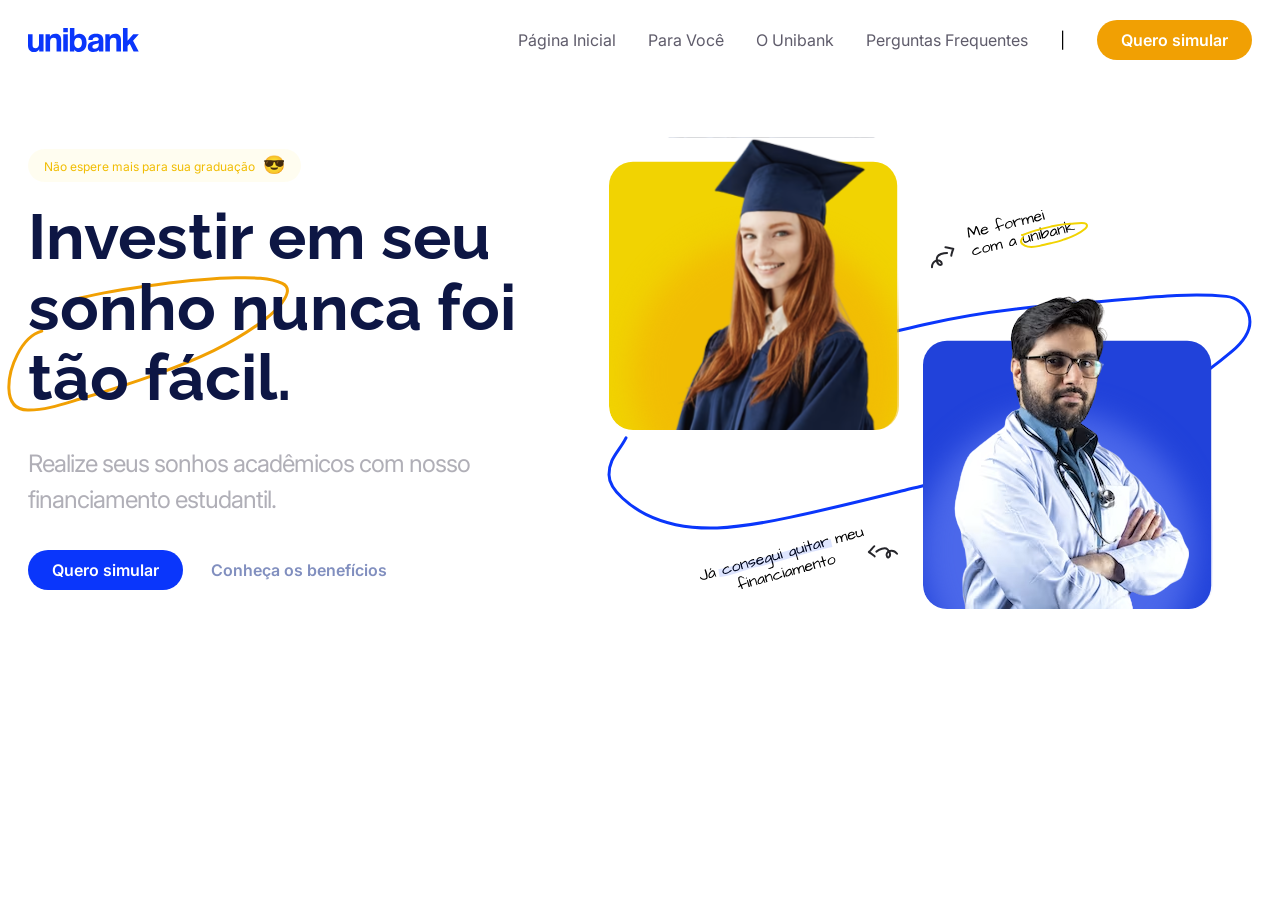
<file: index.html>
<!DOCTYPE html>
<html lang="pt">
<head>
    <meta charset="UTF-8">
    <meta http-equiv="X-UA-Compatible" content="IE=edge">
    <meta name="viewport" content="width=device-width, initial-scale=1.0">
    <link rel="icon" href="/favicon.png">
    <link rel="stylesheet" href="./CSS/main.css">
    <link rel="preconnect" href="https://fonts.googleapis.com">
    <link rel="preconnect" href="https://fonts.gstatic.com" crossorigin>
    <link href="https://fonts.googleapis.com/css2?family=Inter:wght@400;500;600&family=Raleway:wght@400;500;700&display=swap" rel="stylesheet">
    <title>Unibank</title>
</head>
<body>
    <header>
        <div class="container">
            <img src="./Image/logo.svg" alt="">

            <nav>
                <ul>
                    <li>
                        <li><a href="">Página Inicial</a></li>
                        <li><a href="">Para Você</a></li>
                        <li><a href="">O Unibank</a></li>
                        <li><a href="">Perguntas Frequentes</a></li>
                        <li>|</li>
                    </li>
                </ul>
                <a href="" class="btn btn-secondary">Quero simular</a>
            </nav>
        </div>
    </header>

    <section class="s-hero">
        <div class="container">
            <div class="text">
                <h5>Não espere mais para sua graduação<span>😎</span></h5>
                <div class="title">
                    <h1>Investir em seu sonho nunca foi tão fácil.</h1>
                    <img src="./Image/rabisco.svg">
                </div>
                <p>Realize seus sonhos acadêmicos com nosso financiamento estudantil.</p>
                <div class="btns">
                    <a href="" class="btn btn-primary">Quero simular</a>
                    <a href="" class="btn">Conheça os benefícios</a>
                </div>
            </div>
            <img src="./Image/propaganda.svg">
        </div>
    </section>
</body>
</html>
</file>
<file: CSS/main.css>
@import "reset.css";
@import "variables.css";
@import "components.css";
@import "container.css";
@import "header.css";
@import "page.css";
</file>
